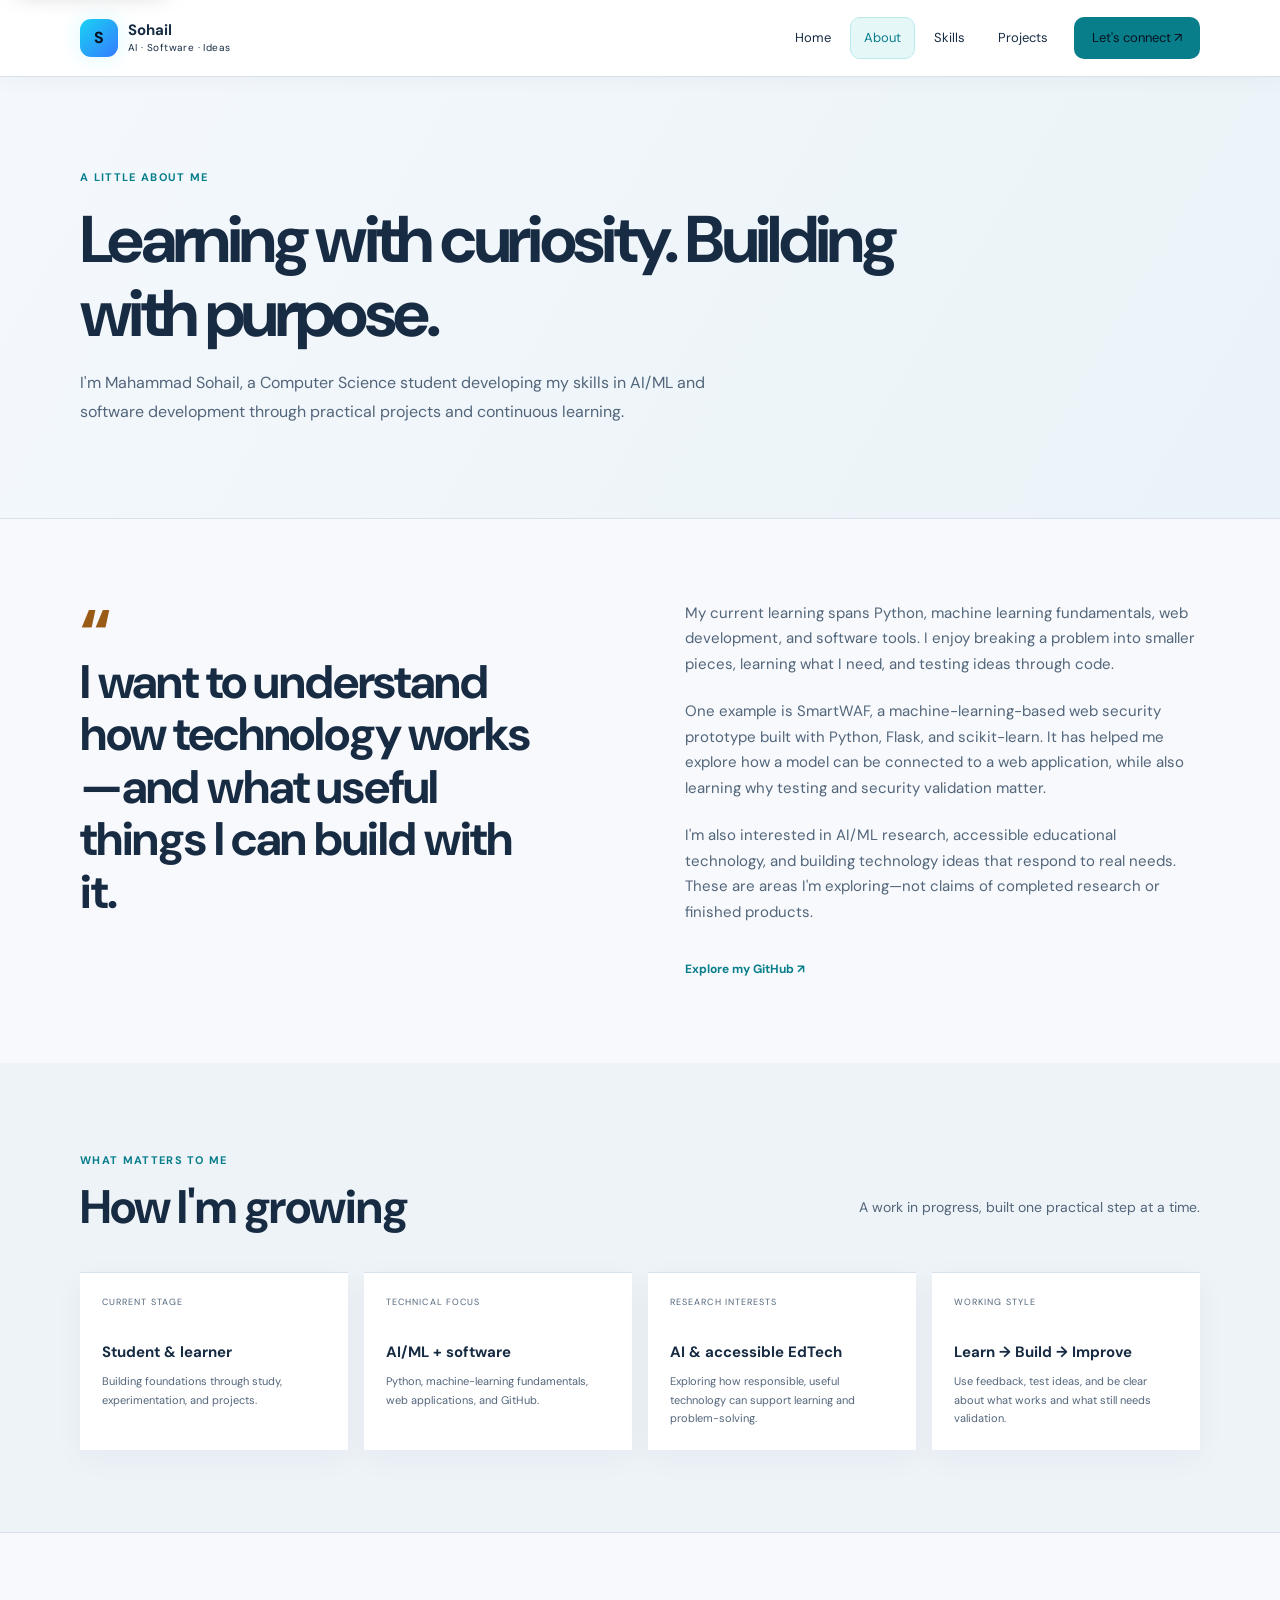
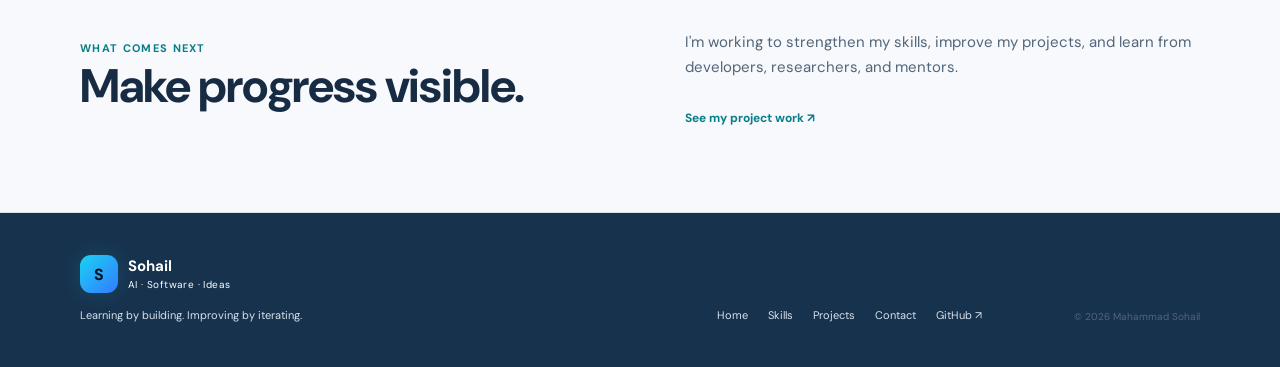
<file: about.html>
<!DOCTYPE html>
<html lang="en">
<head>
<meta charset="UTF-8"><meta name="viewport" content="width=device-width, initial-scale=1.0">
<meta name="theme-color" content="#07111f"><meta name="description" content="About Mahammad Sohail, a Computer Science student exploring AI/ML, software development, and practical technology projects.">
<title>About | Mahammad Sohail</title><link rel="stylesheet" href="style.css">
</head>
<body>
<a class="skip-link" href="#main-content">Skip to content</a>
<header class="site-header"><div class="container nav-wrap">
<a class="brand" href="index.html"><span class="brand-mark">S</span><span><strong>Sohail</strong><small>AI · Software · Ideas</small></span></a>
<nav class="nav" aria-label="Primary navigation"><a href="index.html">Home</a><a class="active" aria-current="page" href="about.html">About</a><a href="facaulty.html">Skills</a><a href="gallery.html">Projects</a><a class="nav-cta" href="contact.html">Let's connect ↗</a></nav>
</div></header>
<main id="main-content">
<section class="page-hero"><div class="container narrow"><span class="eyebrow">A little about me</span><h1>Learning with curiosity. Building with purpose.</h1><p>I'm Mahammad Sohail, a Computer Science student developing my skills in AI/ML and software development through practical projects and continuous learning.</p></div></section>
<section class="section"><div class="container story-grid">
<div class="story-statement"><span class="big-quote">“</span><h2>I want to understand how technology works—and what useful things I can build with it.</h2></div>
<div><p>My current learning spans Python, machine learning fundamentals, web development, and software tools. I enjoy breaking a problem into smaller pieces, learning what I need, and testing ideas through code.</p><p>One example is SmartWAF, a machine-learning-based web security prototype built with Python, Flask, and scikit-learn. It has helped me explore how a model can be connected to a web application, while also learning why testing and security validation matter.</p><p>I'm also interested in AI/ML research, accessible educational technology, and building technology ideas that respond to real needs. These are areas I'm exploring—not claims of completed research or finished products.</p><a class="text-link" href="https://github.com/Sohail07x" target="_blank" rel="noopener noreferrer">Explore my GitHub ↗</a></div>
</div></section>
<section class="section section-soft"><div class="container"><div class="section-heading"><div><span class="eyebrow">What matters to me</span><h2>How I'm growing</h2></div><p>A work in progress, built one practical step at a time.</p></div>
<div class="profile-facts">
<article><span>Current stage</span><strong>Student & learner</strong><p>Building foundations through study, experimentation, and projects.</p></article>
<article><span>Technical focus</span><strong>AI/ML + software</strong><p>Python, machine-learning fundamentals, web applications, and GitHub.</p></article>
<article><span>Research interests</span><strong>AI & accessible EdTech</strong><p>Exploring how responsible, useful technology can support learning and problem-solving.</p></article>
<article><span>Working style</span><strong>Learn → Build → Improve</strong><p>Use feedback, test ideas, and be clear about what works and what still needs validation.</p></article>
</div></div></section>
<section class="section"><div class="container split-callout"><div><span class="eyebrow">What comes next</span><h2>Make progress visible.</h2></div><div><p>I'm working to strengthen my skills, improve my projects, and learn from developers, researchers, and mentors.</p><a class="text-link" href="gallery.html">See my project work ↗</a></div></div></section>
</main>
<footer class="footer"><div class="container footer-grid"><div><a class="brand footer-brand" href="index.html"><span class="brand-mark">S</span><span><strong>Sohail</strong><small>AI · Software · Ideas</small></span></a><p>Learning by building. Improving by iterating.</p></div><div class="footer-links"><a href="index.html">Home</a><a href="facaulty.html">Skills</a><a href="gallery.html">Projects</a><a href="contact.html">Contact</a><a href="https://github.com/Sohail07x" target="_blank" rel="noopener noreferrer">GitHub ↗</a></div><small>© 2026 Mahammad Sohail</small></div></footer>
</body></html>
</file>
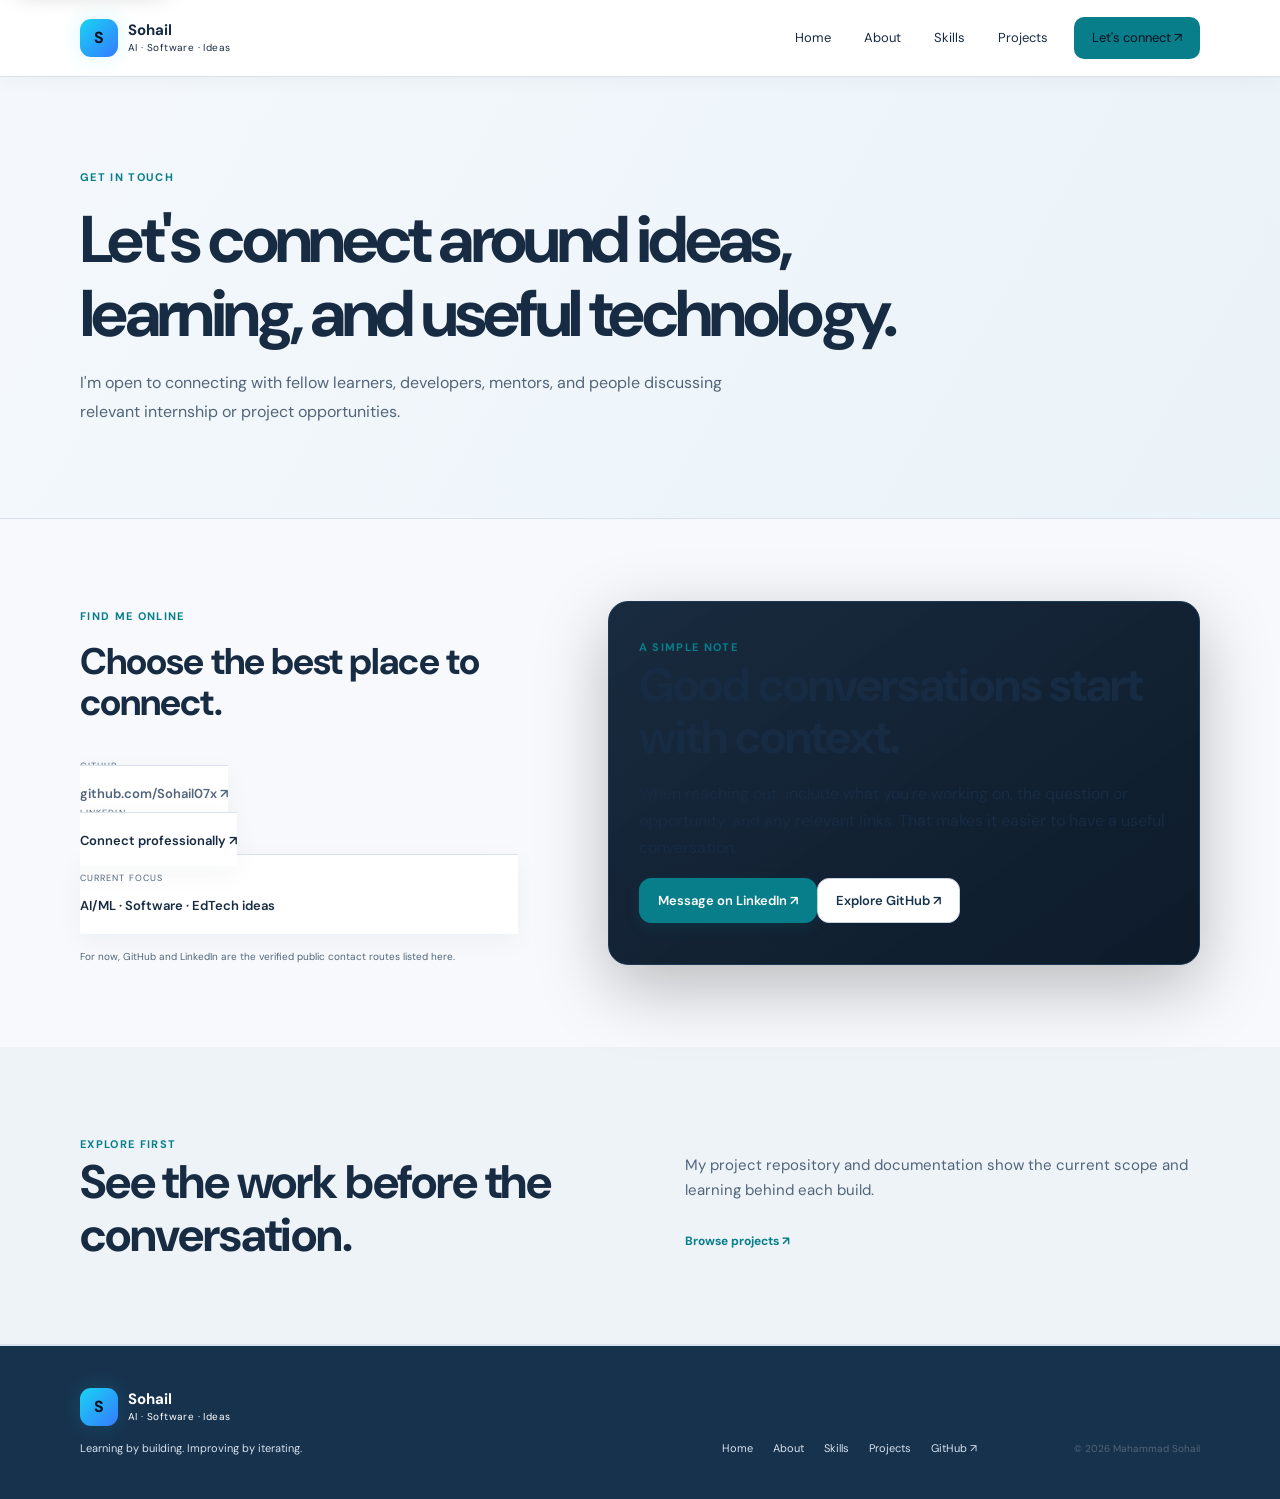
<file: contact.html>
<!DOCTYPE html>
<html lang="en">
<head><meta charset="UTF-8"><meta name="viewport" content="width=device-width, initial-scale=1.0"><meta name="theme-color" content="#07111f"><meta name="description" content="Connect with Mahammad Sohail about projects, learning, and technology opportunities."><title>Contact | Mahammad Sohail</title><link rel="stylesheet" href="style.css"></head>
<body>
<a class="skip-link" href="#main-content">Skip to content</a>
<header class="site-header"><div class="container nav-wrap"><a class="brand" href="index.html"><span class="brand-mark">S</span><span><strong>Sohail</strong><small>AI · Software · Ideas</small></span></a><nav class="nav" aria-label="Primary navigation"><a href="index.html">Home</a><a href="about.html">About</a><a href="facaulty.html">Skills</a><a href="gallery.html">Projects</a><a class="active nav-cta" href="contact.html">Let's connect ↗</a></nav></div></header>
<main id="main-content">
<section class="page-hero"><div class="container narrow"><span class="eyebrow">Get in touch</span><h1>Let's connect around ideas, learning, and useful technology.</h1><p>I'm open to connecting with fellow learners, developers, mentors, and people discussing relevant internship or project opportunities.</p></div></section>
<section class="section"><div class="container contact-grid">
<div class="contact-info"><span class="eyebrow">Find me online</span><h2>Choose the best place to connect.</h2>
<a class="contact-detail contact-link" href="https://github.com/Sohail07x" target="_blank" rel="noopener noreferrer"><span>GitHub</span><strong>github.com/Sohail07x ↗</strong></a>
<a class="contact-detail contact-link" href="https://www.linkedin.com/in/mahammad-sohail-89a4a7279/" target="_blank" rel="noopener noreferrer"><span>LinkedIn</span><strong>Connect professionally ↗</strong></a>
<div class="contact-detail"><span>Current focus</span><strong>AI/ML · Software · EdTech ideas</strong></div>
<p class="form-note">For now, GitHub and LinkedIn are the verified public contact routes listed here.</p>
</div>
<div class="contact-form contact-note"><span class="eyebrow">A simple note</span><h2>Good conversations start with context.</h2><p>When reaching out, include what you're working on, the question or opportunity, and any relevant links. That makes it easier to have a useful conversation.</p><a class="btn btn-primary" href="https://www.linkedin.com/in/mahammad-sohail-89a4a7279/" target="_blank" rel="noopener noreferrer">Message on LinkedIn ↗</a><a class="btn btn-quiet" href="https://github.com/Sohail07x" target="_blank" rel="noopener noreferrer">Explore GitHub ↗</a></div>
</div></section>
<section class="section section-soft"><div class="container split-callout"><div><span class="eyebrow">Explore first</span><h2>See the work before the conversation.</h2></div><div><p>My project repository and documentation show the current scope and learning behind each build.</p><a class="text-link" href="gallery.html">Browse projects ↗</a></div></div></section>
</main>
<footer class="footer"><div class="container footer-grid"><div><a class="brand footer-brand" href="index.html"><span class="brand-mark">S</span><span><strong>Sohail</strong><small>AI · Software · Ideas</small></span></a><p>Learning by building. Improving by iterating.</p></div><div class="footer-links"><a href="index.html">Home</a><a href="about.html">About</a><a href="facaulty.html">Skills</a><a href="gallery.html">Projects</a><a href="https://github.com/Sohail07x" target="_blank" rel="noopener noreferrer">GitHub ↗</a></div><small>© 2026 Mahammad Sohail</small></div></footer>
</body></html>
</file>
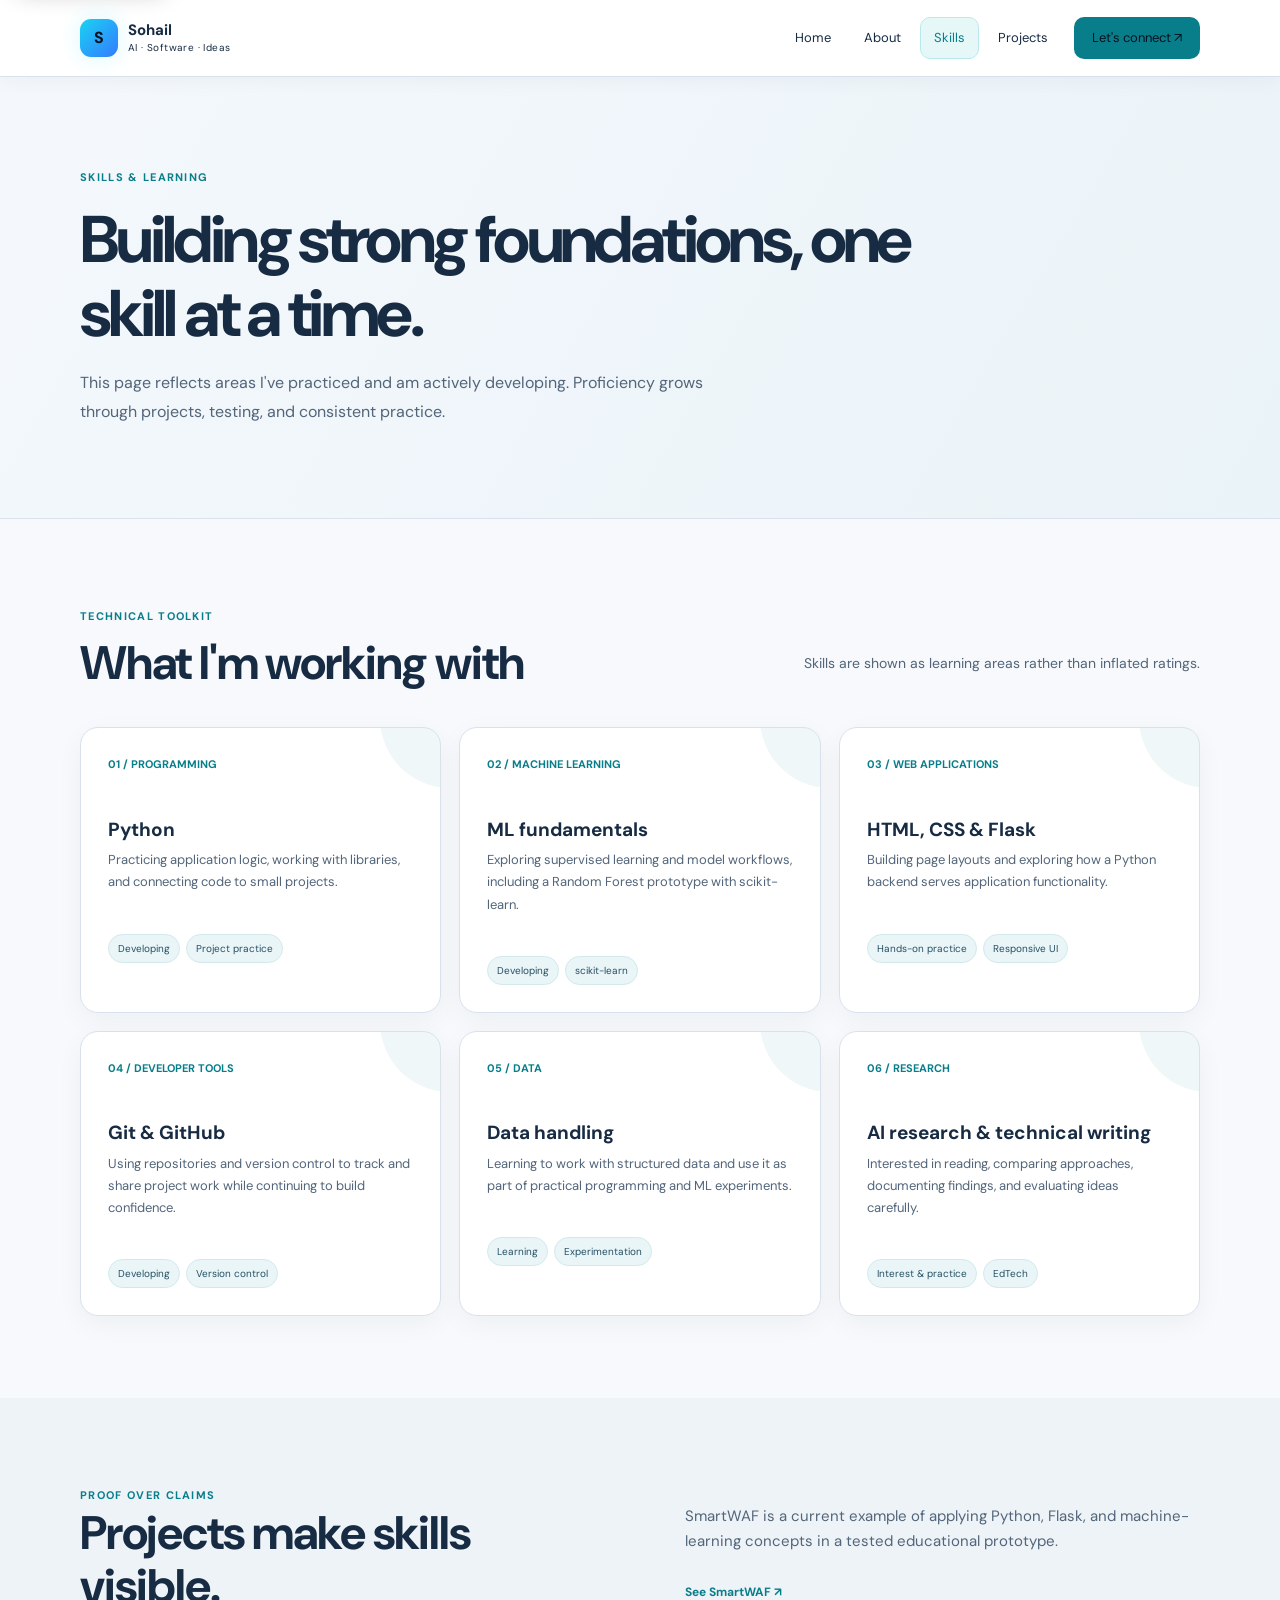
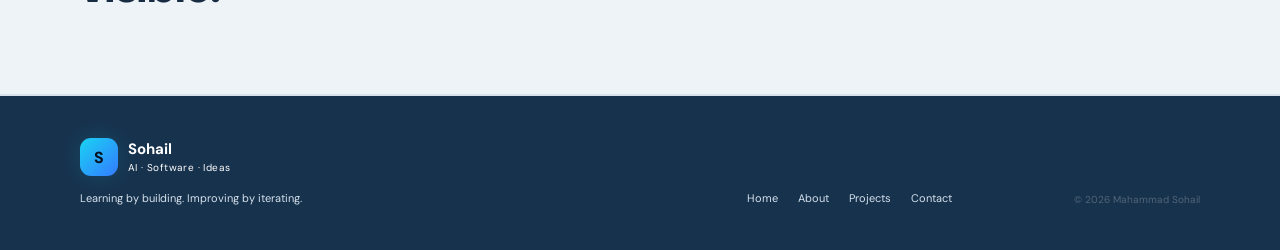
<file: facaulty.html>
<!DOCTYPE html>
<html lang="en">
<head><meta charset="UTF-8"><meta name="viewport" content="width=device-width, initial-scale=1.0"><meta name="theme-color" content="#07111f"><meta name="description" content="Technical skills and current learning areas of Mahammad Sohail."><title>Skills | Mahammad Sohail</title><link rel="stylesheet" href="style.css"></head>
<body>
<a class="skip-link" href="#main-content">Skip to content</a>
<header class="site-header"><div class="container nav-wrap"><a class="brand" href="index.html"><span class="brand-mark">S</span><span><strong>Sohail</strong><small>AI · Software · Ideas</small></span></a><nav class="nav" aria-label="Primary navigation"><a href="index.html">Home</a><a href="about.html">About</a><a class="active" aria-current="page" href="facaulty.html">Skills</a><a href="gallery.html">Projects</a><a class="nav-cta" href="contact.html">Let's connect ↗</a></nav></div></header>
<main id="main-content">
<section class="page-hero"><div class="container narrow"><span class="eyebrow">Skills & learning</span><h1>Building strong foundations, one skill at a time.</h1><p>This page reflects areas I've practiced and am actively developing. Proficiency grows through projects, testing, and consistent practice.</p></div></section>
<section class="section"><div class="container">
<div class="section-heading"><div><span class="eyebrow">Technical toolkit</span><h2>What I'm working with</h2></div><p>Skills are shown as learning areas rather than inflated ratings.</p></div>
<div class="feature-grid">
<article class="feature-card"><span class="feature-number">01 / PROGRAMMING</span><h3>Python</h3><p>Practicing application logic, working with libraries, and connecting code to small projects.</p><div class="skill-tags"><span>Developing</span><span>Project practice</span></div></article>
<article class="feature-card"><span class="feature-number">02 / MACHINE LEARNING</span><h3>ML fundamentals</h3><p>Exploring supervised learning and model workflows, including a Random Forest prototype with scikit-learn.</p><div class="skill-tags"><span>Developing</span><span>scikit-learn</span></div></article>
<article class="feature-card"><span class="feature-number">03 / WEB APPLICATIONS</span><h3>HTML, CSS & Flask</h3><p>Building page layouts and exploring how a Python backend serves application functionality.</p><div class="skill-tags"><span>Hands-on practice</span><span>Responsive UI</span></div></article>
<article class="feature-card"><span class="feature-number">04 / DEVELOPER TOOLS</span><h3>Git & GitHub</h3><p>Using repositories and version control to track and share project work while continuing to build confidence.</p><div class="skill-tags"><span>Developing</span><span>Version control</span></div></article>
<article class="feature-card"><span class="feature-number">05 / DATA</span><h3>Data handling</h3><p>Learning to work with structured data and use it as part of practical programming and ML experiments.</p><div class="skill-tags"><span>Learning</span><span>Experimentation</span></div></article>
<article class="feature-card"><span class="feature-number">06 / RESEARCH</span><h3>AI research & technical writing</h3><p>Interested in reading, comparing approaches, documenting findings, and evaluating ideas carefully.</p><div class="skill-tags"><span>Interest & practice</span><span>EdTech</span></div></article>
</div></div></section>
<section class="section section-soft"><div class="container split-callout"><div><span class="eyebrow">Proof over claims</span><h2>Projects make skills visible.</h2></div><div><p>SmartWAF is a current example of applying Python, Flask, and machine-learning concepts in a tested educational prototype.</p><a class="text-link" href="https://github.com/Sohail07x/SmartWAF" target="_blank" rel="noopener noreferrer">See SmartWAF ↗</a></div></div></section>
</main>
<footer class="footer"><div class="container footer-grid"><div><a class="brand footer-brand" href="index.html"><span class="brand-mark">S</span><span><strong>Sohail</strong><small>AI · Software · Ideas</small></span></a><p>Learning by building. Improving by iterating.</p></div><div class="footer-links"><a href="index.html">Home</a><a href="about.html">About</a><a href="gallery.html">Projects</a><a href="contact.html">Contact</a></div><small>© 2026 Mahammad Sohail</small></div></footer>
</body></html>
</file>
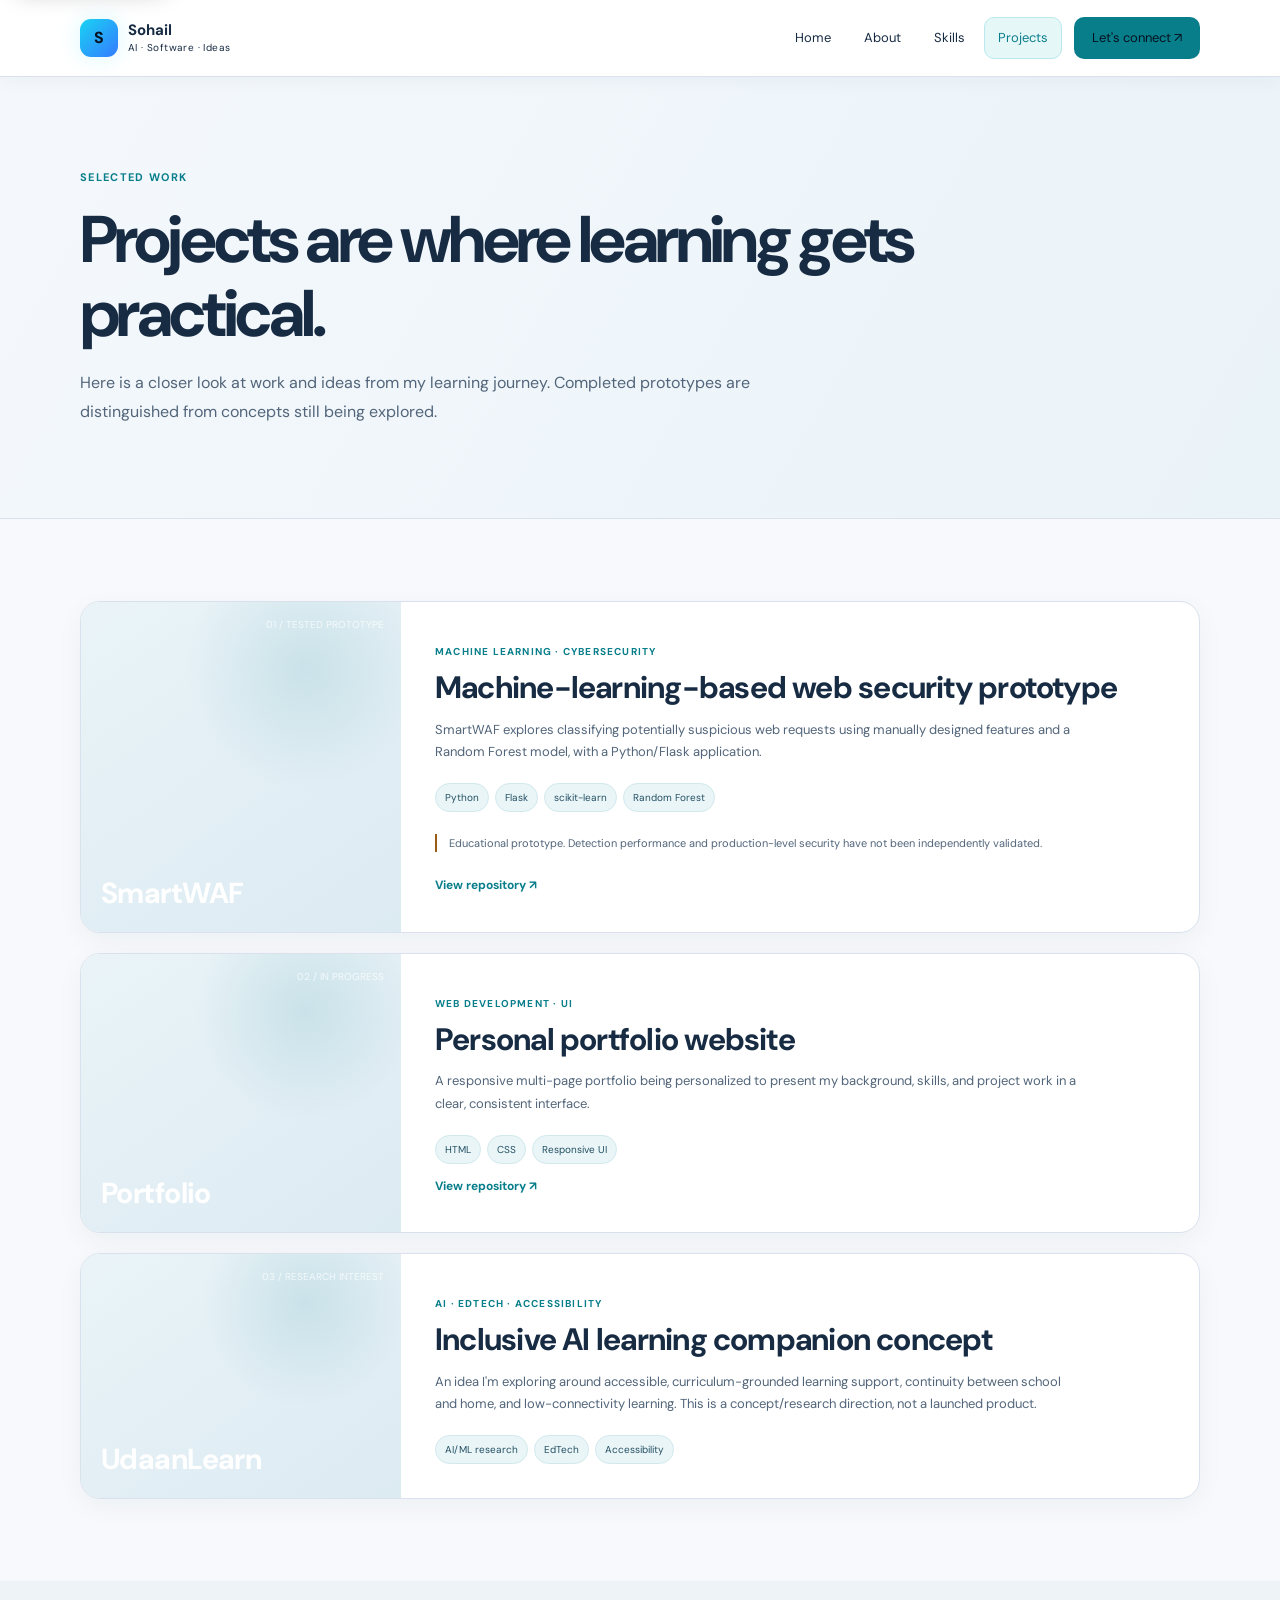
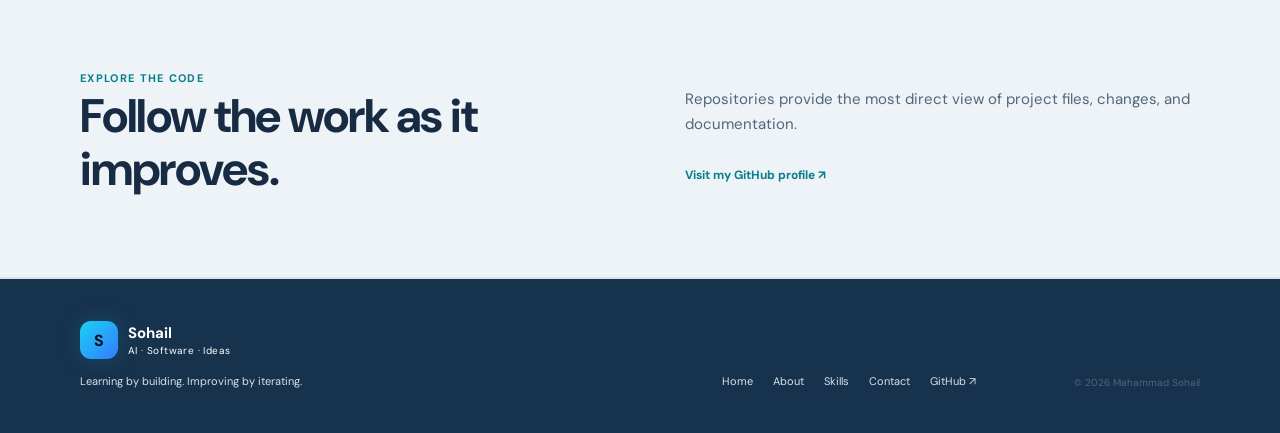
<file: gallery.html>
<!DOCTYPE html>
<html lang="en">
<head><meta charset="UTF-8"><meta name="viewport" content="width=device-width, initial-scale=1.0"><meta name="theme-color" content="#07111f"><meta name="description" content="Project work by Mahammad Sohail, including SmartWAF, a machine-learning web security prototype."><title>Projects | Mahammad Sohail</title><link rel="stylesheet" href="style.css"></head>
<body>
<a class="skip-link" href="#main-content">Skip to content</a>
<header class="site-header"><div class="container nav-wrap"><a class="brand" href="index.html"><span class="brand-mark">S</span><span><strong>Sohail</strong><small>AI · Software · Ideas</small></span></a><nav class="nav" aria-label="Primary navigation"><a href="index.html">Home</a><a href="about.html">About</a><a href="facaulty.html">Skills</a><a class="active" aria-current="page" href="gallery.html">Projects</a><a class="nav-cta" href="contact.html">Let's connect ↗</a></nav></div></header>
<main id="main-content">
<section class="page-hero"><div class="container narrow"><span class="eyebrow">Selected work</span><h1>Projects are where learning gets practical.</h1><p>Here is a closer look at work and ideas from my learning journey. Completed prototypes are distinguished from concepts still being explored.</p></div></section>
<section class="section"><div class="container project-list">
<article class="project-card"><div class="project-art art-blue"><span>01 / TESTED PROTOTYPE</span><strong>SmartWAF</strong></div><div class="project-content"><span class="project-type">Machine Learning · Cybersecurity</span><h2>Machine-learning-based web security prototype</h2><p>SmartWAF explores classifying potentially suspicious web requests using manually designed features and a Random Forest model, with a Python/Flask application.</p><div class="skill-tags"><span>Python</span><span>Flask</span><span>scikit-learn</span><span>Random Forest</span></div><p class="project-disclaimer">Educational prototype. Detection performance and production-level security have not been independently validated.</p><a class="text-link" href="https://github.com/Sohail07x/SmartWAF" target="_blank" rel="noopener noreferrer">View repository ↗</a></div></article>
<article class="project-card"><div class="project-art art-green"><span>02 / IN PROGRESS</span><strong>Portfolio</strong></div><div class="project-content"><span class="project-type">Web Development · UI</span><h2>Personal portfolio website</h2><p>A responsive multi-page portfolio being personalized to present my background, skills, and project work in a clear, consistent interface.</p><div class="skill-tags"><span>HTML</span><span>CSS</span><span>Responsive UI</span></div><a class="text-link" href="https://github.com/Sohail07x/portofolio-project" target="_blank" rel="noopener noreferrer">View repository ↗</a></div></article>
<article class="project-card"><div class="project-art art-dark"><span>03 / RESEARCH INTEREST</span><strong>UdaanLearn</strong></div><div class="project-content"><span class="project-type">AI · EdTech · Accessibility</span><h2>Inclusive AI learning companion concept</h2><p>An idea I'm exploring around accessible, curriculum-grounded learning support, continuity between school and home, and low-connectivity learning. This is a concept/research direction, not a launched product.</p><div class="skill-tags"><span>AI/ML research</span><span>EdTech</span><span>Accessibility</span></div></div></article>
</div></section>
<section class="section section-soft"><div class="container split-callout"><div><span class="eyebrow">Explore the code</span><h2>Follow the work as it improves.</h2></div><div><p>Repositories provide the most direct view of project files, changes, and documentation.</p><a class="text-link" href="https://github.com/Sohail07x" target="_blank" rel="noopener noreferrer">Visit my GitHub profile ↗</a></div></div></section>
</main>
<footer class="footer"><div class="container footer-grid"><div><a class="brand footer-brand" href="index.html"><span class="brand-mark">S</span><span><strong>Sohail</strong><small>AI · Software · Ideas</small></span></a><p>Learning by building. Improving by iterating.</p></div><div class="footer-links"><a href="index.html">Home</a><a href="about.html">About</a><a href="facaulty.html">Skills</a><a href="contact.html">Contact</a><a href="https://github.com/Sohail07x" target="_blank" rel="noopener noreferrer">GitHub ↗</a></div><small>© 2026 Mahammad Sohail</small></div></footer>
</body></html>
</file>
<file: style.css>
@import url('https://fonts.googleapis.com/css2?family=DM+Sans:wght@400;500;600;700&family=Playfair+Display:wght@600;700&display=swap');

:root{--ink:#20211f;--muted:#6e716c;--paper:#fbfaf7;--soft:#f1f0ea;--line:#deded6;--accent:#355c4b;--accent-dark:#29483b;--warm:#c98c52;--white:#fff;--shadow:0 18px 50px rgba(28,31,27,.09);--radius:18px}
*{box-sizing:border-box}html{scroll-behavior:smooth}body{margin:0;background:var(--paper);color:var(--ink);font-family:"DM Sans",sans-serif;line-height:1.65}a{color:inherit;text-decoration:none}.container{width:min(1120px,calc(100% - 40px));margin:auto}.narrow{max-width:800px;margin-left:calc((100% - min(1120px,calc(100% - 40px)))/2)}
.site-header{position:sticky;top:0;z-index:20;background:rgba(251,250,247,.94);backdrop-filter:blur(12px);border-bottom:1px solid rgba(222,222,214,.8)}.nav-wrap{min-height:76px;display:flex;align-items:center;justify-content:space-between;gap:30px}.brand{display:flex;align-items:center;gap:10px}.brand-mark{display:grid;place-items:center;width:38px;height:38px;border-radius:11px;background:var(--accent);color:#fff;font-weight:700}.brand strong,.brand small{display:block;line-height:1.15}.brand strong{font-size:15px}.brand small{font-size:10px;color:var(--muted);margin-top:3px;letter-spacing:.04em}.nav{display:flex;align-items:center;gap:5px}.nav a{padding:9px 13px;border-radius:10px;font-size:13px;color:#5d605b;transition:.22s ease}.nav a:hover,.nav a.active{color:var(--ink);background:var(--soft)}.nav a.nav-cta{background:var(--accent);color:#fff;margin-left:7px;padding-inline:17px}.nav a.nav-cta:hover{background:var(--accent-dark);transform:translateY(-1px)}
.hero{padding:90px 0 85px}.hero-grid{display:grid;grid-template-columns:1.03fr .97fr;gap:70px;align-items:center}.eyebrow{text-transform:uppercase;letter-spacing:.14em;font-size:11px;font-weight:700;color:var(--accent)}h1,h2,h3{margin:0;line-height:1.12}h1,h2{font-family:"Playfair Display",serif}h1{font-size:clamp(45px,6vw,76px);letter-spacing:-.035em;margin:15px 0 22px}h1 span{color:var(--accent)}h2{font-size:clamp(30px,4vw,47px);letter-spacing:-.025em}h3{font-size:19px}.lead{font-size:17px;color:var(--muted);max-width:610px}.actions{display:flex;gap:12px;align-items:center;margin:30px 0}.btn{display:inline-flex;align-items:center;justify-content:center;gap:12px;border:0;border-radius:11px;padding:13px 18px;font:600 13px "DM Sans";cursor:pointer;transition:.22s ease}.btn-primary{background:var(--accent);color:#fff}.btn-primary:hover{background:var(--accent-dark);transform:translateY(-2px);box-shadow:0 10px 22px rgba(53,92,75,.18)}.btn-quiet{background:var(--soft)}.btn-quiet:hover{background:#e8e7df}.hero-note{font-size:12px;color:var(--muted);display:flex;align-items:center;gap:8px}.status-dot{width:7px;height:7px;border-radius:50%;background:#6c9a64}
.profile-card{background:var(--white);border:1px solid var(--line);border-radius:24px;padding:15px;box-shadow:var(--shadow);transform:rotate(1deg);transition:.3s ease}.profile-card:hover{transform:rotate(0) translateY(-5px)}.profile-top{display:flex;justify-content:space-between;color:var(--muted);font-size:11px;padding:5px 7px 13px}.profile-portrait{height:330px;border-radius:17px;background:linear-gradient(145deg,#dce7df,#c9b99d);display:grid;place-items:center;position:relative;overflow:hidden}.portrait-circle{width:150px;height:150px;border-radius:50%;background:var(--accent);color:#fff;display:grid;place-items:center;font:700 34px "Playfair Display";box-shadow:0 20px 40px rgba(41,72,59,.22)}.portrait-label{position:absolute;bottom:13px;left:15px;background:rgba(255,255,255,.8);padding:6px 9px;border-radius:7px;font-size:9px;color:var(--muted)}.profile-summary{padding:16px 7px 8px}.profile-summary strong,.profile-summary span{display:block}.profile-summary span{font-size:11px;color:var(--muted)}.profile-tags,.skill-tags{display:flex;gap:6px;flex-wrap:wrap}.profile-tags span,.skill-tags span{background:var(--soft);border-radius:20px;padding:5px 9px;font-size:10px;color:#555a53}
.section{padding:90px 0}.section-soft{background:var(--soft)}.section-heading{display:flex;justify-content:space-between;gap:50px;align-items:end;margin-bottom:38px}.section-heading>div{max-width:550px}.section-heading h2{margin-top:9px}.section-heading>p{max-width:430px;color:var(--muted);font-size:14px}.feature-grid{display:grid;grid-template-columns:repeat(3,1fr);gap:18px}.feature-card{background:var(--white);border:1px solid var(--line);border-radius:var(--radius);padding:27px;min-height:255px;display:flex;flex-direction:column;transition:.25s ease}.feature-card:hover{transform:translateY(-5px);box-shadow:var(--shadow);border-color:#c8c9c0}.feature-number{font-size:11px;color:var(--warm);font-weight:700;margin-bottom:45px}.feature-card p{color:var(--muted);font-size:13px;margin:9px 0 20px}.card-link,.text-link{font-size:12px;font-weight:700;color:var(--accent);margin-top:auto}.text-link{display:inline-block;margin-top:12px}
.project-preview{display:grid;grid-template-columns:1fr 1fr;gap:90px;align-items:center}.project-preview>div:first-child p{color:var(--muted);max-width:500px}.mini-projects{border-top:1px solid var(--line)}.mini-projects a{display:grid;grid-template-columns:35px 1fr auto;gap:12px;align-items:center;padding:18px 0;border-bottom:1px solid var(--line);transition:.2s}.mini-projects a:hover{padding-left:7px}.mini-projects span{font-size:10px;color:var(--warm)}.mini-projects strong{font-size:14px}.mini-projects small{font-size:10px;color:var(--muted)}
.page-hero{padding:85px 0 75px;background:var(--soft);border-bottom:1px solid var(--line)}.page-hero h1{font-size:clamp(43px,6vw,66px);margin:14px 0 18px}.page-hero p{max-width:680px;color:var(--muted);font-size:16px}
.story-grid{display:grid;grid-template-columns:1fr 1fr;gap:90px;align-items:start}.story-statement h2{max-width:470px}.big-quote{display:block;font:700 70px/1 "Playfair Display";color:var(--warm);height:55px}.story-grid p{color:var(--muted);font-size:15px;margin-top:0;margin-bottom:22px}.placeholder-note{font-size:11px!important;border-left:3px solid var(--warm);padding-left:12px;color:#7b6c5c!important}
.profile-facts{display:grid;grid-template-columns:repeat(4,1fr);gap:16px}.profile-facts article{padding:22px;border-top:1px solid #c9cac1}.profile-facts span{display:block;text-transform:uppercase;letter-spacing:.12em;font-size:9px;color:var(--muted)}.profile-facts strong{display:block;font-size:15px;margin:30px 0 6px}.profile-facts p{font-size:11px;color:var(--muted);margin:0}.timeline{display:grid;grid-template-columns:1fr 1fr;gap:80px}.timeline-list>div{display:grid;grid-template-columns:40px 1fr;gap:18px;padding:17px 0;border-bottom:1px solid var(--line)}.timeline-list>div>span{font-size:10px;color:var(--warm);font-weight:700}.timeline-list strong{font-size:14px}.timeline-list p{font-size:12px;color:var(--muted);margin:3px 0 0}
.skill-grid{display:grid;grid-template-columns:repeat(2,1fr);gap:18px}.skill-card{background:var(--white);border:1px solid var(--line);border-radius:var(--radius);padding:28px;min-height:270px;transition:.25s}.skill-card:hover{transform:translateY(-4px);box-shadow:var(--shadow)}.skill-index{font-size:11px;color:var(--warm);font-weight:700}.skill-card h2{font-size:30px;margin:42px 0 9px}.skill-card p{font-size:13px;color:var(--muted);max-width:470px}.skill-tags{margin-top:20px}.workflow{display:grid;grid-template-columns:repeat(4,1fr);gap:18px}.workflow>div{padding:22px;border-top:1px solid #c9cac1}.workflow span{display:block;font-size:10px;color:var(--warm);margin-bottom:32px}.workflow strong{font-size:15px}.workflow p{font-size:11px;color:var(--muted)}
.project-list{display:grid;gap:20px}.project-card{display:grid;grid-template-columns:320px 1fr;background:var(--white);border:1px solid var(--line);border-radius:20px;overflow:hidden;transition:.25s}.project-card:hover{transform:translateY(-4px);box-shadow:var(--shadow)}.project-art{min-height:280px;position:relative;display:flex;align-items:end;padding:20px;color:#fff}.project-art span{position:absolute;right:17px;top:14px;font-size:10px;opacity:.75}.project-art strong{font:700 29px "Playfair Display";letter-spacing:-.02em}.art-green{background:linear-gradient(140deg,#2d4d40,#8c9c83)}.art-sand{background:linear-gradient(140deg,#9b704d,#d2b68e)}.art-blue{background:linear-gradient(140deg,#384d67,#778ca1)}.art-warm{background:linear-gradient(140deg,#a75f43,#d0a675)}.art-dark{background:linear-gradient(140deg,#202b2a,#65716a)}.project-content{padding:30px}.project-type{font-size:10px;text-transform:uppercase;letter-spacing:.12em;color:var(--accent);font-weight:700}.project-content h2{font-size:31px;margin:8px 0 10px}.project-content>p{font-size:13px;color:var(--muted);max-width:650px}.page-note{margin-top:25px}
.contact-grid{display:grid;grid-template-columns:.85fr 1.15fr;gap:90px}.contact-info h2{font-size:37px;margin:13px 0 35px}.contact-detail{padding:16px 0;border-top:1px solid var(--line)}.contact-detail span{display:block;text-transform:uppercase;font-size:9px;letter-spacing:.12em;color:var(--muted);margin-bottom:5px}.contact-detail strong{font-size:13px;font-weight:600}.contact-form{background:var(--white);border:1px solid var(--line);border-radius:20px;padding:30px;box-shadow:var(--shadow)}.contact-form label{display:block;font-size:11px;font-weight:700;margin-bottom:18px}.contact-form input,.contact-form select,.contact-form textarea{display:block;width:100%;margin-top:7px;border:1px solid var(--line);border-radius:9px;background:var(--paper);padding:12px 13px;font:13px "DM Sans";color:var(--ink);outline:none;transition:.2s}.contact-form input:focus,.contact-form select:focus,.contact-form textarea:focus{border-color:var(--accent);box-shadow:0 0 0 3px rgba(53,92,75,.08)}.contact-form textarea{resize:vertical}.form-note{font-size:10px;color:var(--muted);margin:14px 0 0}
.split-callout{display:grid;grid-template-columns:1fr 1fr;gap:90px;align-items:center}.split-callout p{color:var(--muted);font-size:15px}
.footer{border-top:1px solid var(--line);padding:42px 0}.footer-grid{display:grid;grid-template-columns:1.4fr 1fr auto;gap:30px;align-items:end}.footer p{font-size:11px;color:var(--muted);margin:13px 0 0}.footer-links{display:flex;gap:16px;flex-wrap:wrap;justify-content:center}.footer-links a{font-size:11px;color:var(--muted)}.footer-links a:hover{color:var(--accent)}.footer>div>small{font-size:10px;color:var(--muted)}
@media(max-width:850px){.nav-wrap{align-items:flex-start;padding:15px 0;flex-direction:column}.nav{width:100%;overflow-x:auto;padding-bottom:2px}.nav a{white-space:nowrap}.hero{padding-top:55px}.hero-grid,.story-grid,.timeline,.project-preview,.contact-grid,.split-callout{grid-template-columns:1fr;gap:45px}.feature-grid,.workflow,.profile-facts{grid-template-columns:1fr 1fr}.section-heading{display:block}.section-heading>p{margin-top:18px}.project-card{grid-template-columns:1fr}.project-art{min-height:210px}.footer-grid{grid-template-columns:1fr}.footer-links{justify-content:flex-start}.footer-grid>small{order:3}.narrow{margin:auto}}
@media(max-width:560px){.container{width:min(100% - 28px,1120px)}.hero{padding:45px 0 60px}h1{font-size:46px}.actions{align-items:stretch;flex-direction:column}.btn{width:100%}.profile-portrait{height:280px}.section{padding:65px 0}.feature-grid,.skill-grid,.workflow,.profile-facts{grid-template-columns:1fr}.project-content{padding:22px}.project-content h2{font-size:27px}.footer-links{gap:12px}}

/* Faculty profile */
.faculty-profile{display:grid;grid-template-columns:.72fr 1.28fr;gap:80px;align-items:center}
.mentor-portrait{min-height:430px;border-radius:24px;background:linear-gradient(145deg,#dce7df,#c9b99d);display:grid;place-items:center;position:relative;overflow:hidden;border:1px solid var(--line);box-shadow:var(--shadow)}
.mentor-initials{width:190px;height:190px;border-radius:50%;display:grid;place-items:center;background:var(--accent);color:#fff;font:700 55px "Playfair Display";box-shadow:0 24px 50px rgba(41,72,59,.2)}
.mentor-portrait>span{position:absolute;bottom:17px;left:18px;background:rgba(255,255,255,.82);padding:7px 10px;border-radius:8px;font-size:10px;color:var(--muted)}
.mentor-copy h2{font-size:clamp(38px,5vw,58px);margin:10px 0 4px}.mentor-role{font-size:12px;color:var(--accent);font-weight:700;text-transform:uppercase;letter-spacing:.1em;margin-top:0}.mentor-copy>p:not(.mentor-role):not(.placeholder-note){font-size:15px;color:var(--muted);max-width:670px}
.mentor-points{display:grid;grid-template-columns:repeat(3,1fr);gap:18px}.mentor-points article{padding:25px;border-top:1px solid #c9cac1}.mentor-points span{font-size:11px;color:var(--warm);font-weight:700}.mentor-points h3{margin:34px 0 8px}.mentor-points p{font-size:13px;color:var(--muted);margin:0}
.quote-panel{max-width:820px;text-align:center}.quote-panel .big-quote{height:auto;margin-bottom:5px}.quote-panel blockquote{font:600 clamp(28px,4vw,43px)/1.25 "Playfair Display";margin:0;letter-spacing:-.02em}.quote-panel p{font-size:11px;color:var(--muted);margin-top:20px}
@media(max-width:850px){.faculty-profile{grid-template-columns:1fr;gap:45px}.mentor-points{grid-template-columns:1fr}}


/* === Sohail portfolio: midnight navy + electric cyan design system === */
@import url('https://fonts.googleapis.com/css2?family=DM+Sans:wght@400;500;600;700&family=Space+Grotesk:wght@400;500;600;700&display=swap');
:root{color-scheme:dark;--ink:#eaf2ff;--muted:#9eafc6;--paper:#07111f;--soft:#0b1a2b;--line:#1c3550;--accent:#19d3f3;--accent-dark:#08a9d0;--warm:#72a9ff;--white:#0d1d30;--shadow:0 22px 70px rgba(0,0,0,.26);--radius:18px}
body{background:radial-gradient(ellipse at 75% 5%,rgba(12,82,128,.18),transparent 35%),var(--paper);color:var(--ink);font-family:"DM Sans",sans-serif}
h1,h2,h3,.project-art strong,.big-quote,.quote-panel blockquote{font-family:"Space Grotesk","DM Sans",sans-serif}
a{transition:color .2s ease}
.site-header{background:rgba(7,17,31,.86);border-bottom:1px solid rgba(52,106,145,.25)}
.brand-mark{background:linear-gradient(135deg,#19d3f3,#347bff);color:#06111f;box-shadow:0 0 22px rgba(25,211,243,.16)}
.brand small,.brand strong{color:var(--ink)}
.nav a{color:#a8bad0}.nav a:hover,.nav a.active{color:var(--accent);background:rgba(25,211,243,.08)}
.nav a.nav-cta{background:var(--accent);color:#06111f}.nav a.nav-cta:hover{background:#70eaff}
.hero{padding:76px 0 82px}.hero-grid{gap:56px}.eyebrow{color:var(--accent);letter-spacing:.12em}
h1{font-size:clamp(44px,6vw,72px);letter-spacing:-.055em}h1 span{color:var(--accent)}
.lead{color:#b2c2d7}.btn{border-radius:12px}.btn-primary{background:linear-gradient(110deg,#19d3f3,#398bff);color:#06111f;box-shadow:0 8px 28px rgba(25,211,243,.12)}.btn-primary:hover{background:linear-gradient(110deg,#70eaff,#70aaff);box-shadow:0 12px 34px rgba(25,211,243,.2)}.btn-quiet{background:#10243a;color:var(--ink);border:1px solid #244663}.btn-quiet:hover{background:#16314c}
.status-dot{background:#26e0b3;box-shadow:0 0 10px rgba(38,224,179,.6)}.hero-note{color:var(--muted)}
.profile-card,.feature-card,.project-card,.contact-form{background:linear-gradient(145deg,rgba(15,34,54,.96),rgba(8,22,38,.98));border-color:#1c3a55;box-shadow:var(--shadow)}
.profile-card{border-radius:24px;transform:none;overflow:hidden}.profile-card:hover{transform:translateY(-4px);border-color:#286180}.profile-top{color:#9fb4cb}.live-label{display:flex;align-items:center;gap:7px}
.visual-stage{height:300px;position:relative;display:grid;place-items:center;overflow:hidden;border-radius:17px;background:radial-gradient(circle at 50% 46%,rgba(17,153,204,.22),transparent 35%),linear-gradient(140deg,#0c2138,#06101e)}
.stage-grid{position:absolute;inset:0;background-image:linear-gradient(rgba(64,150,198,.08) 1px,transparent 1px),linear-gradient(90deg,rgba(64,150,198,.08) 1px,transparent 1px);background-size:28px 28px;mask-image:linear-gradient(to bottom,transparent,#000 25%,#000 75%,transparent)}
.core-mark{z-index:2;width:112px;height:112px;display:grid;place-items:center;border-radius:32px;border:1px solid rgba(25,211,243,.65);background:linear-gradient(145deg,rgba(25,211,243,.17),rgba(43,107,255,.08));box-shadow:0 0 60px rgba(25,211,243,.18),inset 0 0 30px rgba(25,211,243,.08);font:700 54px "Space Grotesk";color:#eafaff}.core-mark span{color:var(--accent)}
.orbit{position:absolute;border:1px solid rgba(25,211,243,.3);border-radius:50%;transform:rotate(-28deg)}.orbit-one{width:245px;height:150px}.orbit-two{width:300px;height:205px;transform:rotate(35deg);border-color:rgba(75,133,255,.25)}
.float-chip{position:absolute;z-index:3;border:1px solid #24516b;background:rgba(8,24,41,.92);border-radius:9px;padding:8px 11px;font-size:11px;color:#d5f8ff;box-shadow:0 8px 24px rgba(0,0,0,.18)}.chip-ai{top:22%;left:9%}.chip-code{top:28%;right:8%}.chip-build{bottom:17%;left:50%;transform:translateX(-50%);white-space:nowrap}
.profile-summary{display:flex;align-items:center;justify-content:space-between;padding:18px 7px 12px}.profile-summary strong{color:var(--ink)}.profile-summary span{color:var(--muted)}.profile-arrow{color:var(--accent)!important;font-size:22px}.profile-tags span,.skill-tags span{background:#102a40;color:#b7d5e9;border:1px solid #1a3c56}
.hero-socials{display:flex;gap:18px;margin-top:22px}.hero-socials a{font-size:12px;color:#8da8c4}.hero-socials a:hover{color:var(--accent)}
.section{padding:82px 0}.section-soft,.page-hero{background:linear-gradient(120deg,rgba(11,30,49,.94),rgba(8,22,38,.84));border-bottom:1px solid var(--line)}
.section-heading>p,.feature-card p,.project-preview>div:first-child p,.project-content>p,.story-grid p,.skill-card p,.workflow p,.timeline-list p,.mentor-copy>p:not(.mentor-role):not(.placeholder-note),.contact-info h2+*{color:var(--muted)}
.feature-card{min-height:245px;position:relative;overflow:hidden}.feature-card:before{content:"";position:absolute;width:140px;height:140px;right:-80px;top:-80px;border-radius:50%;background:rgba(25,211,243,.07);transition:transform .3s}.feature-card:hover{transform:translateY(-5px);border-color:#28708d;box-shadow:0 20px 55px rgba(0,0,0,.28)}.feature-card:hover:before{transform:scale(1.5)}.feature-number{color:var(--accent)}.card-link,.text-link{color:var(--accent)}
.mini-projects{border-color:var(--line)}.mini-projects a{border-color:var(--line)}.mini-projects a:hover{padding-left:8px}.mini-projects span{color:var(--accent)}.mini-projects small{color:var(--muted)}.mini-projects b{color:var(--accent);font-weight:500}
.project-disclaimer{font-size:11px!important;border-left:2px solid var(--warm);padding-left:12px;margin-top:22px}
.page-hero{background:radial-gradient(ellipse at 80% 10%,rgba(18,128,174,.13),transparent 40%),#0a192a}
.story-statement h2,.profile-facts strong,.timeline-list strong,.skill-card h2,.project-content h2,.contact-info h2{color:var(--ink)}
.profile-facts article,.timeline-list>div,.workflow>div,.mentor-points article{border-color:var(--line)}
.skill-card{background:#0d1d30;border-color:#1c3a55}.skill-card:hover{border-color:#28708d}.skill-index,.workflow span,.timeline-list>div>span{color:var(--accent)}
.project-art{background:radial-gradient(circle at 70% 20%,rgba(25,211,243,.25),transparent 30%),linear-gradient(145deg,#123452,#07111f)}.art-green,.art-sand,.art-blue,.art-warm,.art-dark{background:radial-gradient(circle at 70% 20%,rgba(25,211,243,.2),transparent 35%),linear-gradient(145deg,#123452,#07111f)}
.contact-detail{border-color:var(--line)}.contact-form input,.contact-form select,.contact-form textarea{background:#081626;border-color:#23415c;color:var(--ink)}.contact-form input:focus,.contact-form select:focus,.contact-form textarea:focus{border-color:var(--accent);box-shadow:0 0 0 3px rgba(25,211,243,.1)}
.footer{border-color:var(--line);background:#050d17}.footer p,.footer-links a,.footer-grid>small{color:var(--muted)}.footer-links a:hover{color:var(--accent)}
.placeholder-note{color:#f2c17a!important;border-color:#f2c17a}.mentor-portrait{background:linear-gradient(145deg,#102a40,#07111f);border-color:var(--line)}.mentor-initials{background:linear-gradient(135deg,#19d3f3,#347bff);color:#06111f}
@media(max-width:850px){.hero-grid{gap:38px}.visual-stage{height:260px}}
@media(max-width:560px){.hero{padding:48px 0 58px}.section{padding:62px 0}.visual-stage{height:245px}.core-mark{width:90px;height:90px;font-size:44px}.orbit-one{width:200px;height:125px}.orbit-two{width:250px;height:175px}.hero-socials{justify-content:center}}
@media(prefers-reduced-motion:reduce){html{scroll-behavior:auto}*,*::before,*::after{animation-duration:.01ms!important;animation-iteration-count:1!important;transition-duration:.01ms!important}}


/* === Final polish across every portfolio page === */
html{scroll-behavior:smooth;scroll-padding-top:90px}
body{line-height:1.7;-webkit-font-smoothing:antialiased;text-rendering:optimizeLegibility}
:focus-visible{outline:2px solid var(--accent);outline-offset:4px;border-radius:4px}
.skip-link{position:fixed;z-index:1000;left:16px;top:12px;transform:translateY(-160%);padding:10px 14px;border-radius:10px;background:var(--accent);color:#06111f;font-weight:700;box-shadow:0 8px 24px rgba(0,0,0,.25)}
.skip-link:focus{transform:translateY(0)}
.nav a{border:1px solid transparent}
.nav a.active:not(.nav-cta){border-color:rgba(25,211,243,.16)}
.nav a.nav-cta{display:inline-flex;align-items:center;gap:8px}
.page-hero .narrow{max-width:850px}
.page-hero h1{max-width:850px}
.page-hero p{max-width:680px;line-height:1.8}
.story-grid,.contact-grid,.project-list,.profile-facts,.feature-grid{align-items:stretch}
.project-card{overflow:hidden;border-radius:20px}
.project-art{min-height:210px}
.project-content{padding:clamp(22px,3vw,34px)}
.contact-detail,.feature-card,.mini-projects a{transition:transform .22s ease,border-color .22s ease,background-color .22s ease,box-shadow .22s ease}
.contact-detail:hover{border-color:#28708d}
.footer{margin-top:0}
.footer-links{display:flex;flex-wrap:wrap;gap:12px 20px}
@media(max-width:720px){.nav-wrap{align-items:flex-start;gap:14px}.nav{flex-wrap:wrap;justify-content:flex-start;gap:6px}.nav a{padding:7px 9px;font-size:12px}.nav a.nav-cta{margin-left:0}.footer-grid{gap:20px}}
@media(prefers-reduced-motion:reduce){html{scroll-behavior:auto}}


/* === Refined light-first professional theme (2026) === */
:root{
  color-scheme:light;
  --page:#f7f9fc;
  --surface:#ffffff;
  --surface-2:#eef3f8;
  --ink:#172b43;
  --muted:#52657a;
  --line:#d9e2ec;
  --accent:#087e8b;
  --accent-2:#d9f3f5;
  --warm:#9a5b16;
}
body{background:#f7f9fc;color:#172b43}
.site-header{background:rgba(255,255,255,.94);border-bottom:1px solid #d9e2ec;box-shadow:0 4px 18px rgba(23,43,67,.04)}
.brand strong,.brand small,.nav a{color:#172b43}
.nav a:hover,.nav a.active:not(.nav-cta){color:#087e8b;background:#e6f7f8}
.nav a.active:not(.nav-cta){border-color:#b9e9ed}
.hero{background:linear-gradient(135deg,#f7fafd 0%,#edf5fa 58%,#e5f4f6 100%)}
.hero h1,.section-heading h2,.project-preview h2,.feature-card h3,.profile-summary strong,.page-hero h1,.page-hero h2{color:#172b43}
.hero h1 span,.eyebrow,.feature-number,.card-link,.text-link,.mini-projects span,.mini-projects b{color:#087e8b}
.lead,.hero-note,.section-heading>p,.feature-card p,.project-preview>div:first-child p,.project-content>p,.story-grid p,.skill-card p,.workflow p,.timeline-list p,.mentor-copy>p:not(.mentor-role):not(.placeholder-note),.contact-info h2+*{color:#52657a}
.btn-primary{background:#087e8b;color:#fff;border:1px solid #087e8b;box-shadow:0 5px 14px rgba(8,126,139,.14)}
.btn-primary:hover{background:#066873}
.btn-quiet{color:#17324d;border-color:#c4d1df;background:#fff}
.profile-card,.feature-card,.mini-projects,.project-card,.skill-card,.contact-detail,.timeline-list>div,.workflow>div,.mentor-points article,.profile-facts article{background:#fff;border-color:#d9e2ec;box-shadow:0 8px 28px rgba(23,43,67,.045)}
.profile-top{color:#52657a;border-bottom:1px solid #e4ebf2}
.visual-stage{background:radial-gradient(circle at 50% 46%,rgba(8,126,139,.12),transparent 38%),linear-gradient(140deg,#e9f4f8,#dcebf3)}
.stage-grid{background-image:linear-gradient(rgba(23,50,77,.06) 1px,transparent 1px),linear-gradient(90deg,rgba(23,50,77,.06) 1px,transparent 1px)}
.core-mark{color:#17324d;background:linear-gradient(145deg,#fff,#dff4f6);border-color:rgba(8,126,139,.4);box-shadow:0 0 34px rgba(8,126,139,.1),inset 0 0 20px rgba(8,126,139,.04)}
.orbit{border-color:rgba(8,126,139,.24)}.orbit-two{border-color:rgba(23,50,77,.13)}
.float-chip{background:rgba(255,255,255,.94);border-color:#d0e1e8;color:#17324d;box-shadow:0 6px 18px rgba(23,43,67,.07)}
.profile-tags span,.skill-tags span{background:#eaf5f7;color:#245064;border-color:#d1e9ed}
.hero-socials a{color:#52657a}.hero-socials a:hover{color:#087e8b}
.section-soft,.page-hero{background:#eef3f8;border-bottom:1px solid #d9e2ec}
.feature-card:hover,.contact-detail:hover{border-color:#9bcfd5;box-shadow:0 14px 34px rgba(23,43,67,.09)}
.feature-card:before{background:rgba(8,126,139,.06)}
.page-hero{background:linear-gradient(120deg,#f4f8fc,#eaf3f8)}
.story-statement h2,.profile-facts strong,.timeline-list strong,.skill-card h2,.project-content h2,.contact-info h2{color:#172b43}
.skill-card{background:#fff;border-color:#d9e2ec}
.skill-card:hover{border-color:#9bcfd5}
.project-art,.art-green,.art-sand,.art-blue,.art-warm,.art-dark{background:radial-gradient(circle at 70% 20%,rgba(8,126,139,.12),transparent 35%),linear-gradient(145deg,#eaf4f8,#dceaf2)}
.contact-form input,.contact-form select,.contact-form textarea{background:#fff;border-color:#cbd7e3;color:#172b43}
.contact-form input:focus,.contact-form select:focus,.contact-form textarea:focus{border-color:#087e8b;box-shadow:0 0 0 3px rgba(8,126,139,.1)}
.footer{border-color:#d9e2ec;background:#17324d;color:#f7fafc}
.footer .brand strong,.footer .brand small{color:#fff}
.footer p,.footer-links a,.footer-grid>small{color:#d6e2ed}
.footer-links a:hover{color:#8ee1e8}
.placeholder-note{color:#8a4b08!important;border-color:#d7a65f}
.mentor-portrait{background:linear-gradient(145deg,#eaf4f8,#dceaf2);border-color:#d9e2ec}
.mentor-initials{background:linear-gradient(135deg,#087e8b,#4ba9b3);color:#fff}
:focus-visible{outline-color:#087e8b}
.skip-link{background:#087e8b;color:#fff}
@media(prefers-color-scheme:dark){:root{color-scheme:light}}
.profile-photo {
  width: 150px;
  height: 150px;
  object-fit: cover;
  object-position: center;
  border-radius: 50%;
  display: block;
  margin: 0 auto 20px;
}
</file>
